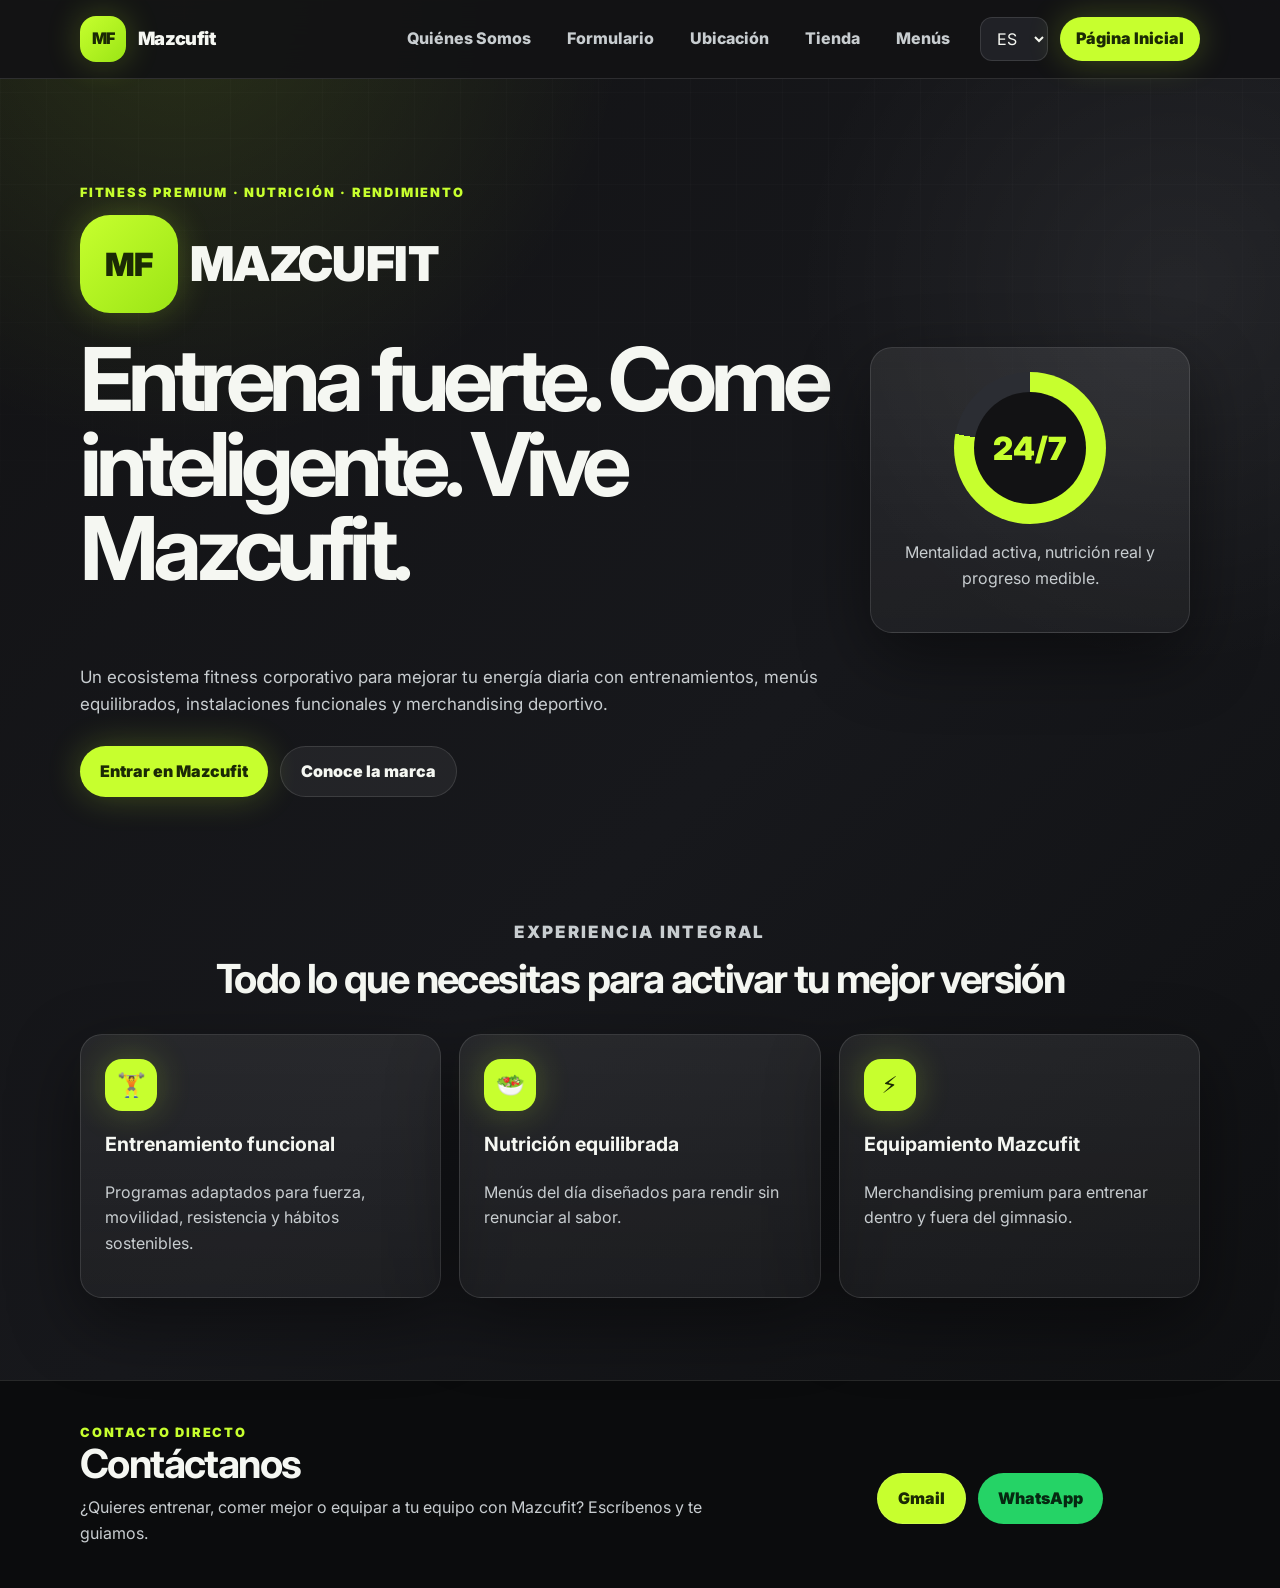
<file: index.html>
<!DOCTYPE html>
<html lang="es">
<head>
  <meta charset="UTF-8">
  <meta name="viewport" content="width=device-width, initial-scale=1.0">
  <meta name="description" content="Mazcufit: experiencia fitness premium con entrenamiento, nutrición, tienda e instalaciones.">
  <title>Mazcufit | Fitness premium y nutrición deportiva</title>
  <link rel="preconnect" href="https://fonts.googleapis.com">
  <link rel="preconnect" href="https://fonts.gstatic.com" crossorigin>
  <link href="https://fonts.googleapis.com/css2?family=Inter:wght@400;500;600;700;800;900&display=swap" rel="stylesheet">
  <link rel="stylesheet" href="style.css">
</head>
<body class="home-page">
  <header class="site-header">
    <nav class="navbar" aria-label="Navegación principal">
      <a class="brand" href="index.html" aria-label="Ir a la página inicial de Mazcufit">
        <span class="brand__mark">MF</span>
        <span class="brand__text" data-i18n="brandName">Mazcufit</span>
      </a>
      <button class="nav-toggle" type="button" aria-label="Abrir menú" aria-controls="primary-menu" aria-expanded="false">
        <span></span>
        <span></span>
        <span></span>
      </button>
      <div class="nav-panel" id="primary-menu">
        <ul class="nav-links">
          <li><a href="nosotros.html" data-nav="nosotros.html" data-i18n="navAbout">Quiénes Somos</a></li>
          <li><a href="registro.html" data-nav="registro.html" data-i18n="navAdmission">Formulario</a></li>
          <li><a href="ubicacion.html" data-nav="ubicacion.html" data-i18n="navLocation">Ubicación</a></li>
          <li><a href="tienda.html" data-nav="tienda.html" data-i18n="navShop">Tienda</a></li>
          <li><a href="menus.html" data-nav="menus.html" data-i18n="navMenus">Menús</a></li>
        </ul>
        <div class="nav-actions">
          <label class="language-switcher" for="languageSelect">
            <span class="sr-only" data-i18n="languageLabel">Idioma</span>
            <select id="languageSelect" aria-label="Seleccionar idioma">
              <option value="es">ES</option>
              <option value="en">EN</option>
            </select>
          </label>
          <a class="btn btn--accent btn--small" href="index.html" data-nav="index.html" data-i18n="navHomeButton">Página Inicial</a>
        </div>
      </div>
    </nav>
  </header>

  <main>
    <section class="hero page-section" aria-labelledby="home-title">
      <div class="hero__content">
        <p class="eyebrow" data-i18n="heroEyebrow">Fitness premium · nutrición · rendimiento</p>
        <div class="hero__logo" aria-label="Logotipo grande de Mazcufit">
          <span class="hero__logo-mark">MF</span>
          <span class="hero__logo-text" data-i18n="brandName">Mazcufit</span>
        </div>
        <h1 id="home-title" data-i18n="heroTitle">Entrena fuerte. Come inteligente. Vive Mazcufit.</h1>
        <p class="hero__lead" data-i18n="heroLead">Un ecosistema fitness corporativo para mejorar tu energía diaria con entrenamientos, menús equilibrados, instalaciones funcionales y merchandising deportivo.</p>
        <div class="hero__buttons">
          <a class="btn btn--accent" href="registro.html" data-i18n="heroPrimary">Entrar en Mazcufit</a>
          <a class="btn btn--ghost" href="nosotros.html" data-i18n="heroSecondary">Conoce la marca</a>
        </div>
      </div>
      <aside class="hero__card" aria-label="Métrica destacada">
        <div class="performance-ring"><span>24/7</span></div>
        <p data-i18n="heroMetric">Mentalidad activa, nutrición real y progreso medible.</p>
      </aside>
    </section>

    <section class="page-section compact-section" aria-labelledby="home-services-title">
      <div class="section__header">
        <p class="eyebrow" data-i18n="homeServicesEyebrow">Experiencia integral</p>
        <h2 id="home-services-title" data-i18n="homeServicesTitle">Todo lo que necesitas para activar tu mejor versión</h2>
      </div>
      <div class="cards-grid cards-grid--three">
        <article class="feature-card">
          <span class="feature-card__icon">🏋️</span>
          <h3 data-i18n="homeCardTrainingTitle">Entrenamiento funcional</h3>
          <p data-i18n="homeCardTrainingText">Programas adaptados para fuerza, movilidad, resistencia y hábitos sostenibles.</p>
        </article>
        <article class="feature-card">
          <span class="feature-card__icon">🥗</span>
          <h3 data-i18n="homeCardNutritionTitle">Nutrición equilibrada</h3>
          <p data-i18n="homeCardNutritionText">Menús del día diseñados para rendir sin renunciar al sabor.</p>
        </article>
        <article class="feature-card">
          <span class="feature-card__icon">⚡</span>
          <h3 data-i18n="homeCardGearTitle">Equipamiento Mazcufit</h3>
          <p data-i18n="homeCardGearText">Merchandising premium para entrenar dentro y fuera del gimnasio.</p>
        </article>
      </div>
    </section>
  </main>

  <footer class="site-footer" aria-labelledby="footer-title">
    <div>
      <p class="eyebrow" data-i18n="contactEyebrow">Contacto directo</p>
      <h2 id="footer-title" data-i18n="contactTitle">Contáctanos</h2>
      <p data-i18n="contactText">¿Quieres entrenar, comer mejor o equipar a tu equipo con Mazcufit? Escríbenos y te guiamos.</p>
    </div>
    <div class="contact-actions">
      <a class="btn btn--light" href="mailto:tu-correo@gmail.com" data-i18n="contactGmail">Gmail</a>
      <a class="btn btn--whatsapp" href="https://wa.me/34600000000" target="_blank" rel="noopener noreferrer" data-i18n="contactWhatsapp">WhatsApp</a>
    </div>
  </footer>

  <script src="script.js"></script>
</body>
</html>
</file>
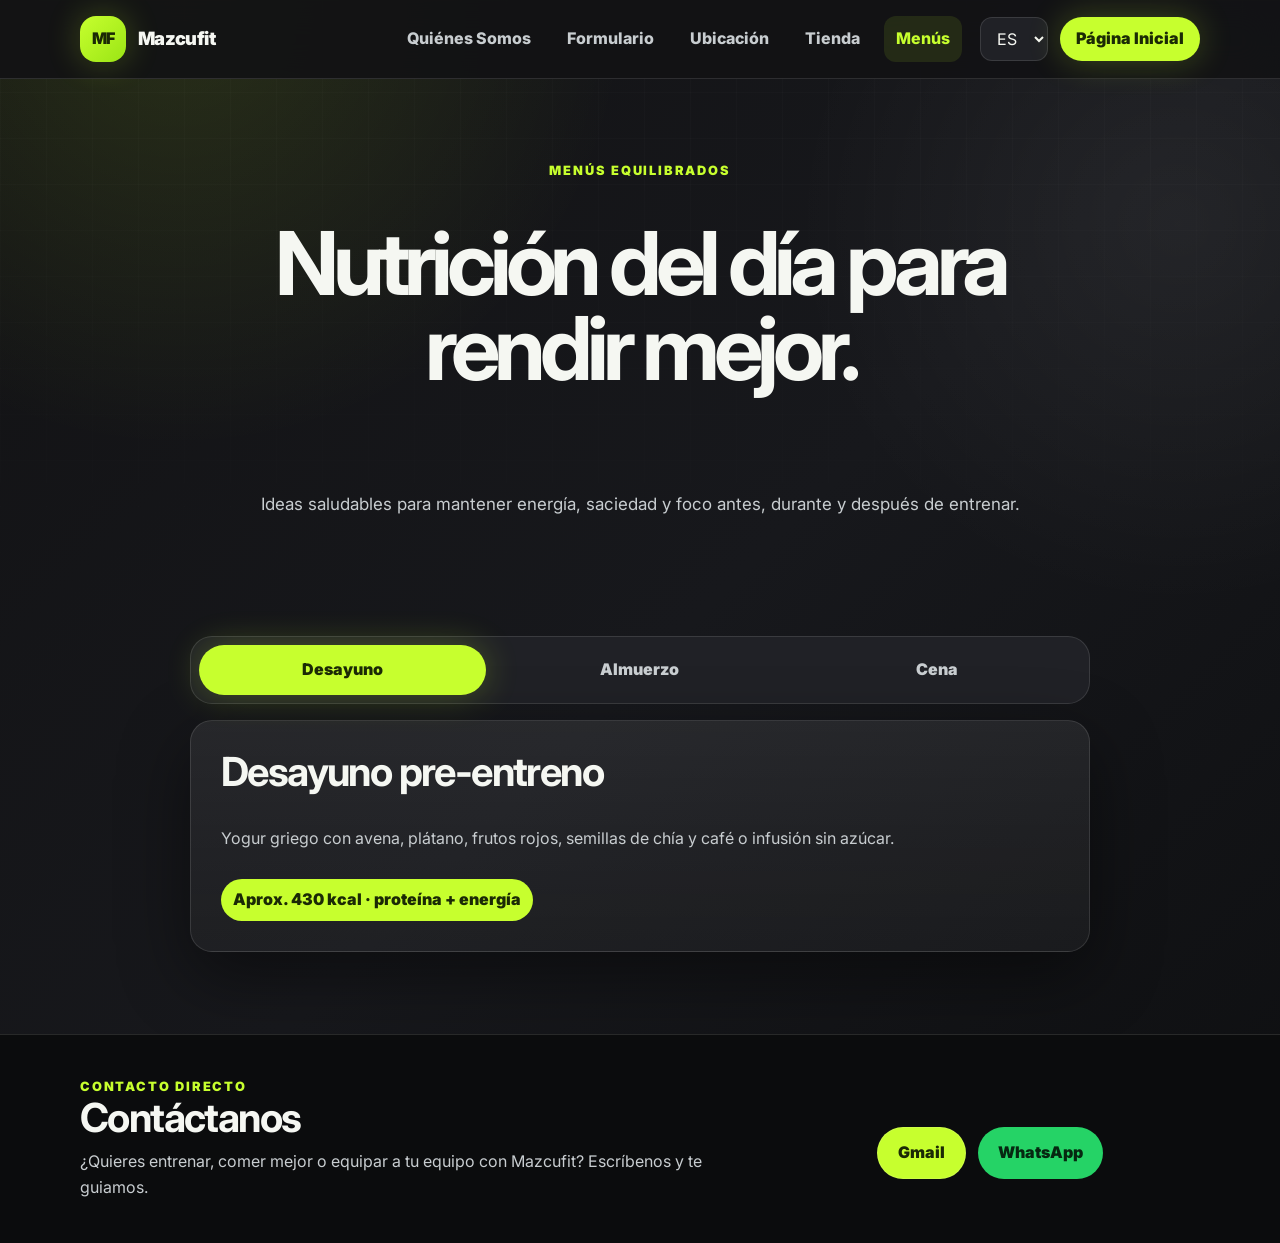
<file: menus.html>
<!DOCTYPE html>
<html lang="es">
<head>
  <meta charset="UTF-8">
  <meta name="viewport" content="width=device-width, initial-scale=1.0">
  <meta name="description" content="Menús equilibrados del día para rendimiento fitness Mazcufit.">
  <title>Menús Equilibrados del Día | Mazcufit</title>
  <link rel="preconnect" href="https://fonts.googleapis.com">
  <link rel="preconnect" href="https://fonts.gstatic.com" crossorigin>
  <link href="https://fonts.googleapis.com/css2?family=Inter:wght@400;500;600;700;800;900&display=swap" rel="stylesheet">
  <link rel="stylesheet" href="style.css">
</head>
<body>
  <header class="site-header">
    <nav class="navbar" aria-label="Navegación principal">
      <a class="brand" href="index.html" aria-label="Ir a la página inicial de Mazcufit">
        <span class="brand__mark">MF</span>
        <span class="brand__text" data-i18n="brandName">Mazcufit</span>
      </a>
      <button class="nav-toggle" type="button" aria-label="Abrir menú" aria-controls="primary-menu" aria-expanded="false">
        <span></span>
        <span></span>
        <span></span>
      </button>
      <div class="nav-panel" id="primary-menu">
        <ul class="nav-links">
          <li><a href="nosotros.html" data-nav="nosotros.html" data-i18n="navAbout">Quiénes Somos</a></li>
          <li><a href="registro.html" data-nav="registro.html" data-i18n="navAdmission">Formulario</a></li>
          <li><a href="ubicacion.html" data-nav="ubicacion.html" data-i18n="navLocation">Ubicación</a></li>
          <li><a href="tienda.html" data-nav="tienda.html" data-i18n="navShop">Tienda</a></li>
          <li><a href="menus.html" data-nav="menus.html" data-i18n="navMenus">Menús</a></li>
        </ul>
        <div class="nav-actions">
          <label class="language-switcher" for="languageSelect">
            <span class="sr-only" data-i18n="languageLabel">Idioma</span>
            <select id="languageSelect" aria-label="Seleccionar idioma">
              <option value="es">ES</option>
              <option value="en">EN</option>
            </select>
          </label>
          <a class="btn btn--accent btn--small" href="index.html" data-nav="index.html" data-i18n="navHomeButton">Página Inicial</a>
        </div>
      </div>
    </nav>
  </header>

  <main>
    <section class="page-section page-hero" aria-labelledby="menus-title">
      <p class="eyebrow" data-i18n="menusEyebrow">Menús equilibrados</p>
      <h1 id="menus-title" data-i18n="menusTitle">Nutrición del día para rendir mejor.</h1>
      <p class="page-hero__lead" data-i18n="menusIntro">Ideas saludables para mantener energía, saciedad y foco antes, durante y después de entrenar.</p>
    </section>

    <section class="page-section compact-section">
      <div class="tabs" data-tabs>
        <div class="tab-list" role="tablist" aria-label="Menús del día">
          <button class="tab-button is-active" type="button" role="tab" aria-selected="true" aria-controls="breakfast-panel" id="breakfast-tab" data-tab="breakfast" data-i18n="tabBreakfast">Desayuno</button>
          <button class="tab-button" type="button" role="tab" aria-selected="false" aria-controls="lunch-panel" id="lunch-tab" data-tab="lunch" data-i18n="tabLunch">Almuerzo</button>
          <button class="tab-button" type="button" role="tab" aria-selected="false" aria-controls="dinner-panel" id="dinner-tab" data-tab="dinner" data-i18n="tabDinner">Cena</button>
        </div>
        <article class="menu-panel is-active" id="breakfast-panel" role="tabpanel" aria-labelledby="breakfast-tab" data-panel="breakfast">
          <h2 data-i18n="breakfastTitle">Desayuno pre-entreno</h2>
          <p data-i18n="breakfastText">Yogur griego con avena, plátano, frutos rojos, semillas de chía y café o infusión sin azúcar.</p>
          <span data-i18n="breakfastKcal">Aprox. 430 kcal · proteína + energía</span>
        </article>
        <article class="menu-panel" id="lunch-panel" role="tabpanel" aria-labelledby="lunch-tab" data-panel="lunch" hidden>
          <h2 data-i18n="lunchTitle">Almuerzo de recuperación</h2>
          <p data-i18n="lunchText">Bowl de quinoa, pollo a la plancha, verduras asadas, aguacate y aliño de lima.</p>
          <span data-i18n="lunchKcal">Aprox. 650 kcal · completo y saciante</span>
        </article>
        <article class="menu-panel" id="dinner-panel" role="tabpanel" aria-labelledby="dinner-tab" data-panel="dinner" hidden>
          <h2 data-i18n="dinnerTitle">Cena ligera fitness</h2>
          <p data-i18n="dinnerText">Crema de verduras, salmón al horno con espárragos y una pieza de fruta de temporada.</p>
          <span data-i18n="dinnerKcal">Aprox. 520 kcal · descanso y recuperación</span>
        </article>
      </div>
    </section>
  </main>

  <footer class="site-footer" aria-labelledby="footer-title">
    <div>
      <p class="eyebrow" data-i18n="contactEyebrow">Contacto directo</p>
      <h2 id="footer-title" data-i18n="contactTitle">Contáctanos</h2>
      <p data-i18n="contactText">¿Quieres entrenar, comer mejor o equipar a tu equipo con Mazcufit? Escríbenos y te guiamos.</p>
    </div>
    <div class="contact-actions">
      <a class="btn btn--light" href="mailto:tu-correo@gmail.com" data-i18n="contactGmail">Gmail</a>
      <a class="btn btn--whatsapp" href="https://wa.me/34600000000" target="_blank" rel="noopener noreferrer" data-i18n="contactWhatsapp">WhatsApp</a>
    </div>
  </footer>

  <script src="script.js"></script>
</body>
</html>
</file>
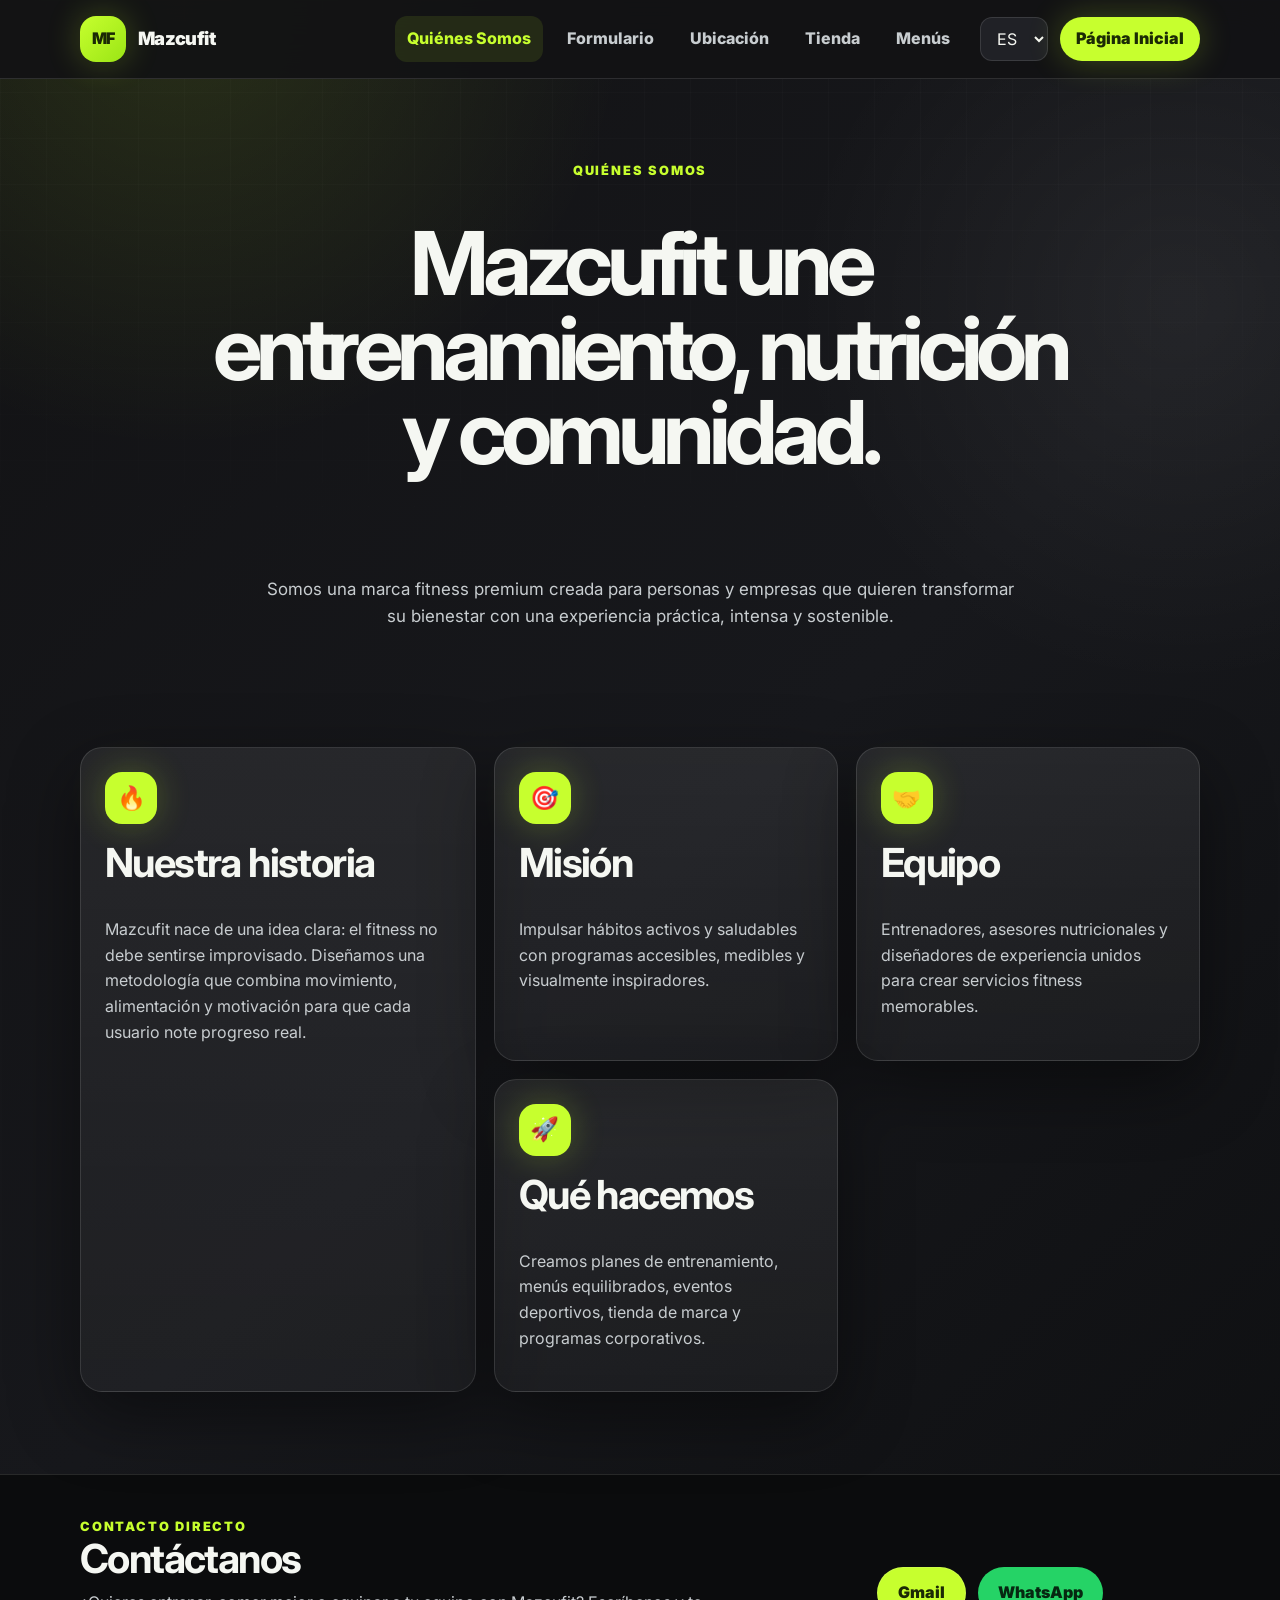
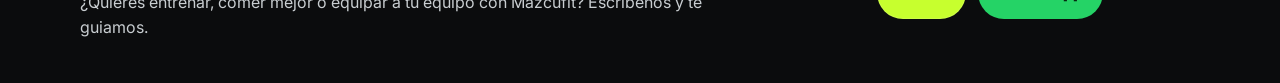
<file: nosotros.html>
<!DOCTYPE html>
<html lang="es">
<head>
  <meta charset="UTF-8">
  <meta name="viewport" content="width=device-width, initial-scale=1.0">
  <meta name="description" content="Conoce la historia, misión y servicios de Mazcufit.">
  <title>Quiénes Somos | Mazcufit</title>
  <link rel="preconnect" href="https://fonts.googleapis.com">
  <link rel="preconnect" href="https://fonts.gstatic.com" crossorigin>
  <link href="https://fonts.googleapis.com/css2?family=Inter:wght@400;500;600;700;800;900&display=swap" rel="stylesheet">
  <link rel="stylesheet" href="style.css">
</head>
<body>
  <header class="site-header">
    <nav class="navbar" aria-label="Navegación principal">
      <a class="brand" href="index.html" aria-label="Ir a la página inicial de Mazcufit">
        <span class="brand__mark">MF</span>
        <span class="brand__text" data-i18n="brandName">Mazcufit</span>
      </a>
      <button class="nav-toggle" type="button" aria-label="Abrir menú" aria-controls="primary-menu" aria-expanded="false">
        <span></span>
        <span></span>
        <span></span>
      </button>
      <div class="nav-panel" id="primary-menu">
        <ul class="nav-links">
          <li><a href="nosotros.html" data-nav="nosotros.html" data-i18n="navAbout">Quiénes Somos</a></li>
          <li><a href="registro.html" data-nav="registro.html" data-i18n="navAdmission">Formulario</a></li>
          <li><a href="ubicacion.html" data-nav="ubicacion.html" data-i18n="navLocation">Ubicación</a></li>
          <li><a href="tienda.html" data-nav="tienda.html" data-i18n="navShop">Tienda</a></li>
          <li><a href="menus.html" data-nav="menus.html" data-i18n="navMenus">Menús</a></li>
        </ul>
        <div class="nav-actions">
          <label class="language-switcher" for="languageSelect">
            <span class="sr-only" data-i18n="languageLabel">Idioma</span>
            <select id="languageSelect" aria-label="Seleccionar idioma">
              <option value="es">ES</option>
              <option value="en">EN</option>
            </select>
          </label>
          <a class="btn btn--accent btn--small" href="index.html" data-nav="index.html" data-i18n="navHomeButton">Página Inicial</a>
        </div>
      </div>
    </nav>
  </header>

  <main>
    <section class="page-section page-hero" aria-labelledby="about-title">
      <p class="eyebrow" data-i18n="aboutEyebrow">Quiénes Somos</p>
      <h1 id="about-title" data-i18n="aboutTitle">Mazcufit une entrenamiento, nutrición y comunidad.</h1>
      <p class="page-hero__lead" data-i18n="aboutIntro">Somos una marca fitness premium creada para personas y empresas que quieren transformar su bienestar con una experiencia práctica, intensa y sostenible.</p>
    </section>

    <section class="page-section compact-section">
      <div class="about-layout">
        <article class="feature-card feature-card--large">
          <span class="feature-card__icon">🔥</span>
          <h2 data-i18n="aboutHistoryTitle">Nuestra historia</h2>
          <p data-i18n="aboutHistoryText">Mazcufit nace de una idea clara: el fitness no debe sentirse improvisado. Diseñamos una metodología que combina movimiento, alimentación y motivación para que cada usuario note progreso real.</p>
        </article>
        <article class="feature-card">
          <span class="feature-card__icon">🎯</span>
          <h2 data-i18n="aboutMissionTitle">Misión</h2>
          <p data-i18n="aboutMissionText">Impulsar hábitos activos y saludables con programas accesibles, medibles y visualmente inspiradores.</p>
        </article>
        <article class="feature-card">
          <span class="feature-card__icon">🤝</span>
          <h2 data-i18n="aboutWhoTitle">Equipo</h2>
          <p data-i18n="aboutWhoText">Entrenadores, asesores nutricionales y diseñadores de experiencia unidos para crear servicios fitness memorables.</p>
        </article>
        <article class="feature-card">
          <span class="feature-card__icon">🚀</span>
          <h2 data-i18n="aboutDoTitle">Qué hacemos</h2>
          <p data-i18n="aboutDoText">Creamos planes de entrenamiento, menús equilibrados, eventos deportivos, tienda de marca y programas corporativos.</p>
        </article>
      </div>
    </section>
  </main>

  <footer class="site-footer" aria-labelledby="footer-title">
    <div>
      <p class="eyebrow" data-i18n="contactEyebrow">Contacto directo</p>
      <h2 id="footer-title" data-i18n="contactTitle">Contáctanos</h2>
      <p data-i18n="contactText">¿Quieres entrenar, comer mejor o equipar a tu equipo con Mazcufit? Escríbenos y te guiamos.</p>
    </div>
    <div class="contact-actions">
      <a class="btn btn--light" href="mailto:tu-correo@gmail.com" data-i18n="contactGmail">Gmail</a>
      <a class="btn btn--whatsapp" href="https://wa.me/34600000000" target="_blank" rel="noopener noreferrer" data-i18n="contactWhatsapp">WhatsApp</a>
    </div>
  </footer>

  <script src="script.js"></script>
</body>
</html>
</file>
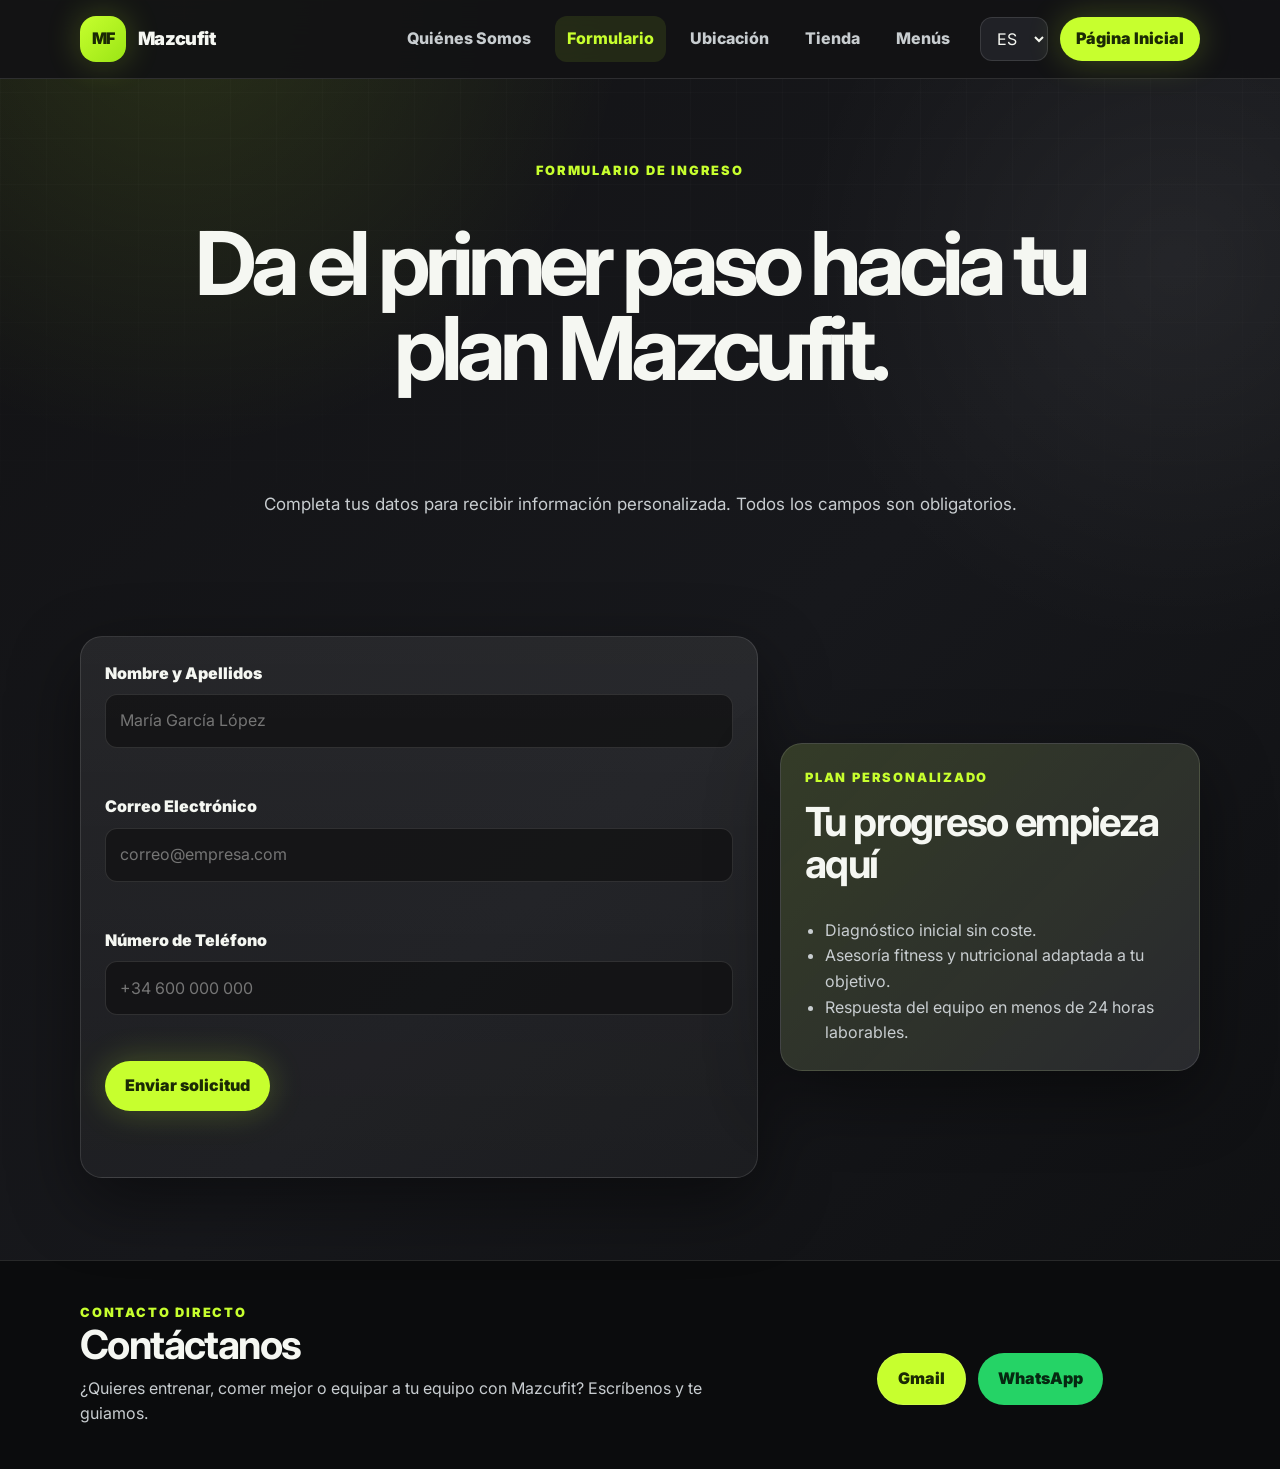
<file: registro.html>
<!DOCTYPE html>
<html lang="es">
<head>
  <meta charset="UTF-8">
  <meta name="viewport" content="width=device-width, initial-scale=1.0">
  <meta name="description" content="Formulario de ingreso para recibir información personalizada de Mazcufit.">
  <title>Formulario de Ingreso | Mazcufit</title>
  <link rel="preconnect" href="https://fonts.googleapis.com">
  <link rel="preconnect" href="https://fonts.gstatic.com" crossorigin>
  <link href="https://fonts.googleapis.com/css2?family=Inter:wght@400;500;600;700;800;900&display=swap" rel="stylesheet">
  <link rel="stylesheet" href="style.css">
</head>
<body>
  <header class="site-header">
    <nav class="navbar" aria-label="Navegación principal">
      <a class="brand" href="index.html" aria-label="Ir a la página inicial de Mazcufit">
        <span class="brand__mark">MF</span>
        <span class="brand__text" data-i18n="brandName">Mazcufit</span>
      </a>
      <button class="nav-toggle" type="button" aria-label="Abrir menú" aria-controls="primary-menu" aria-expanded="false">
        <span></span>
        <span></span>
        <span></span>
      </button>
      <div class="nav-panel" id="primary-menu">
        <ul class="nav-links">
          <li><a href="nosotros.html" data-nav="nosotros.html" data-i18n="navAbout">Quiénes Somos</a></li>
          <li><a href="registro.html" data-nav="registro.html" data-i18n="navAdmission">Formulario</a></li>
          <li><a href="ubicacion.html" data-nav="ubicacion.html" data-i18n="navLocation">Ubicación</a></li>
          <li><a href="tienda.html" data-nav="tienda.html" data-i18n="navShop">Tienda</a></li>
          <li><a href="menus.html" data-nav="menus.html" data-i18n="navMenus">Menús</a></li>
        </ul>
        <div class="nav-actions">
          <label class="language-switcher" for="languageSelect">
            <span class="sr-only" data-i18n="languageLabel">Idioma</span>
            <select id="languageSelect" aria-label="Seleccionar idioma">
              <option value="es">ES</option>
              <option value="en">EN</option>
            </select>
          </label>
          <a class="btn btn--accent btn--small" href="index.html" data-nav="index.html" data-i18n="navHomeButton">Página Inicial</a>
        </div>
      </div>
    </nav>
  </header>

  <main>
    <section class="page-section page-hero" aria-labelledby="admission-title">
      <p class="eyebrow" data-i18n="admissionEyebrow">Formulario de ingreso</p>
      <h1 id="admission-title" data-i18n="admissionTitle">Da el primer paso hacia tu plan Mazcufit.</h1>
      <p class="page-hero__lead" data-i18n="admissionIntro">Completa tus datos para recibir información personalizada. Todos los campos son obligatorios.</p>
    </section>

    <section class="page-section compact-section">
      <div class="form-layout">
        <form class="admission-form" id="admissionForm" novalidate>
          <div class="form-field">
            <label for="fullName" data-i18n="formName">Nombre y Apellidos</label>
            <input type="text" id="fullName" name="fullName" autocomplete="name" required minlength="3" placeholder="María García López" data-i18n-placeholder="formNamePlaceholder">
            <small class="error-message" data-error-for="fullName"></small>
          </div>
          <div class="form-field">
            <label for="email" data-i18n="formEmail">Correo Electrónico</label>
            <input type="email" id="email" name="email" autocomplete="email" required placeholder="correo@empresa.com" data-i18n-placeholder="formEmailPlaceholder">
            <small class="error-message" data-error-for="email"></small>
          </div>
          <div class="form-field">
            <label for="phone" data-i18n="formPhone">Número de Teléfono</label>
            <input type="tel" id="phone" name="phone" autocomplete="tel" required pattern="^[0-9+()\s-]{7,20}$" placeholder="+34 600 000 000" data-i18n-placeholder="formPhonePlaceholder">
            <small class="error-message" data-error-for="phone"></small>
          </div>
          <button class="btn btn--accent" type="submit" data-i18n="formSubmit">Enviar solicitud</button>
          <p class="form-status" id="formStatus" role="status" aria-live="polite"></p>
        </form>
        <aside class="form-aside">
          <p class="eyebrow" data-i18n="formAsideEyebrow">Plan personalizado</p>
          <h2 data-i18n="formAsideTitle">Tu progreso empieza aquí</h2>
          <ul>
            <li data-i18n="formBenefit1">Diagnóstico inicial sin coste.</li>
            <li data-i18n="formBenefit2">Asesoría fitness y nutricional adaptada a tu objetivo.</li>
            <li data-i18n="formBenefit3">Respuesta del equipo en menos de 24 horas laborables.</li>
          </ul>
        </aside>
      </div>
    </section>
  </main>

  <footer class="site-footer" aria-labelledby="footer-title">
    <div>
      <p class="eyebrow" data-i18n="contactEyebrow">Contacto directo</p>
      <h2 id="footer-title" data-i18n="contactTitle">Contáctanos</h2>
      <p data-i18n="contactText">¿Quieres entrenar, comer mejor o equipar a tu equipo con Mazcufit? Escríbenos y te guiamos.</p>
    </div>
    <div class="contact-actions">
      <a class="btn btn--light" href="mailto:tu-correo@gmail.com" data-i18n="contactGmail">Gmail</a>
      <a class="btn btn--whatsapp" href="https://wa.me/34600000000" target="_blank" rel="noopener noreferrer" data-i18n="contactWhatsapp">WhatsApp</a>
    </div>
  </footer>

  <script src="script.js"></script>
</body>
</html>
</file>
<file: style.css>
:root {
  --color-bg: #121214;
  --color-bg-elevated: #18191d;
  --color-surface: #202126;
  --color-surface-soft: #2b2d33;
  --color-text: #f5f7f2;
  --color-text-soft: #c8cdd0;
  --color-muted: #8b9299;
  --color-border: rgba(245, 247, 242, 0.12);
  --color-accent: #c7ff2e;
  --color-accent-strong: #9be515;
  --color-accent-dark: #1b2a05;
  --color-whatsapp: #25d366;
  --shadow-soft: 0 24px 70px rgba(0, 0, 0, 0.45);
  --shadow-glow: 0 0 34px rgba(199, 255, 46, 0.24);
  --radius-sm: 12px;
  --radius-md: 22px;
  --radius-lg: 34px;
  --container: min(1120px, calc(100% - 32px));
  --header-height: 78px;
}

* {
  box-sizing: border-box;
}

html {
  scroll-behavior: smooth;
}

body {
  min-height: 100vh;
  margin: 0;
  color: var(--color-text);
  font-family: "Inter", system-ui, -apple-system, BlinkMacSystemFont, "Segoe UI", sans-serif;
  line-height: 1.6;
  background:
    radial-gradient(circle at 14% 0%, rgba(199, 255, 46, 0.12), transparent 28rem),
    radial-gradient(circle at 92% 18%, rgba(255, 255, 255, 0.06), transparent 24rem),
    linear-gradient(135deg, #121214 0%, #17181c 52%, #0e0f11 100%);
}

body::before {
  position: fixed;
  inset: 0;
  z-index: -1;
  pointer-events: none;
  content: "";
  background-image:
    linear-gradient(rgba(255, 255, 255, 0.025) 1px, transparent 1px),
    linear-gradient(90deg, rgba(255, 255, 255, 0.025) 1px, transparent 1px);
  background-size: 46px 46px;
  mask-image: linear-gradient(to bottom, rgba(0, 0, 0, 0.8), transparent 78%);
}

img {
  display: block;
  max-width: 100%;
}

a {
  color: inherit;
  text-decoration: none;
}

button,
input,
select {
  font: inherit;
}

.sr-only {
  position: absolute;
  width: 1px;
  height: 1px;
  padding: 0;
  margin: -1px;
  overflow: hidden;
  clip: rect(0, 0, 0, 0);
  white-space: nowrap;
  border: 0;
}

.site-header {
  position: sticky;
  top: 0;
  z-index: 1000;
  background: rgba(18, 18, 20, 0.9);
  border-bottom: 1px solid var(--color-border);
  backdrop-filter: blur(18px);
}

.navbar {
  width: var(--container);
  min-height: var(--header-height);
  margin: 0 auto;
  display: flex;
  align-items: center;
  justify-content: space-between;
  gap: 18px;
}

.brand,
.hero__logo {
  display: inline-flex;
  align-items: center;
  gap: 12px;
  color: var(--color-text);
  font-weight: 900;
  letter-spacing: -0.04em;
}

.brand__mark,
.hero__logo-mark {
  display: grid;
  place-items: center;
  width: 46px;
  height: 46px;
  color: var(--color-accent-dark);
  background: linear-gradient(135deg, var(--color-accent), var(--color-accent-strong));
  border-radius: 16px;
  box-shadow: var(--shadow-glow);
}

.brand__text {
  font-size: 1.15rem;
}

.nav-toggle {
  display: inline-flex;
  flex-direction: column;
  justify-content: center;
  gap: 5px;
  width: 46px;
  height: 46px;
  background: var(--color-surface);
  border: 1px solid var(--color-border);
  border-radius: var(--radius-sm);
  cursor: pointer;
}

.nav-toggle span {
  width: 20px;
  height: 2px;
  margin: 0 auto;
  background: var(--color-accent);
  transition: transform 0.2s ease, opacity 0.2s ease;
}

.nav-toggle.is-open span:nth-child(1) {
  transform: translateY(7px) rotate(45deg);
}

.nav-toggle.is-open span:nth-child(2) {
  opacity: 0;
}

.nav-toggle.is-open span:nth-child(3) {
  transform: translateY(-7px) rotate(-45deg);
}

.nav-panel {
  position: absolute;
  top: var(--header-height);
  left: 16px;
  right: 16px;
  display: none;
  padding: 18px;
  background: rgba(24, 25, 29, 0.98);
  border: 1px solid var(--color-border);
  border-radius: var(--radius-md);
  box-shadow: var(--shadow-soft);
}

.nav-panel.is-open {
  display: block;
}

.nav-links,
.nav-actions {
  display: flex;
  flex-direction: column;
  gap: 12px;
  align-items: stretch;
  padding: 0;
  margin: 0;
  list-style: none;
}

.nav-links a {
  display: block;
  padding: 10px 12px;
  color: var(--color-text-soft);
  font-weight: 800;
  border-radius: var(--radius-sm);
}

.nav-links a:hover,
.nav-links a:focus-visible,
.nav-links a.is-active {
  color: var(--color-accent);
  background: rgba(199, 255, 46, 0.1);
}

.nav-actions {
  margin-top: 14px;
}

.language-switcher select {
  width: 100%;
  padding: 10px 12px;
  color: var(--color-text);
  background: var(--color-surface);
  border: 1px solid var(--color-border);
  border-radius: var(--radius-sm);
  cursor: pointer;
}

.page-section {
  width: var(--container);
  margin: 0 auto;
  padding: 82px 0;
}

.compact-section {
  padding-top: 18px;
}

.hero,
.page-hero {
  min-height: calc(100vh - var(--header-height));
  display: grid;
  grid-template-columns: 1fr;
  gap: 28px;
  align-items: center;
}

.page-hero {
  min-height: 420px;
  align-content: center;
  text-align: center;
}

.hero__content {
  text-align: center;
}

.eyebrow {
  margin: 0 0 12px;
  color: var(--color-accent);
  font-size: 0.8rem;
  font-weight: 900;
  letter-spacing: 0.14em;
  text-transform: uppercase;
}

.hero__logo {
  justify-content: center;
  margin: 0 auto 24px;
}

.hero__logo-mark {
  width: 98px;
  height: 98px;
  border-radius: 30px;
  font-size: 2rem;
}

.hero__logo-text {
  font-size: clamp(1.8rem, 7vw, 3rem);
  text-transform: uppercase;
}

h1,
h2,
h3,
p {
  margin-top: 0;
}

h1 {
  max-width: 900px;
  margin-inline: auto;
  color: var(--color-text);
  font-size: clamp(2.45rem, 9vw, 5.5rem);
  line-height: 0.96;
  letter-spacing: -0.07em;
}

h2 {
  color: var(--color-text);
  font-size: clamp(1.55rem, 4vw, 2.5rem);
  line-height: 1.05;
  letter-spacing: -0.04em;
}

h3 {
  color: var(--color-text);
  font-size: 1.22rem;
}

.hero__lead,
.page-hero__lead,
.section__header p {
  max-width: 760px;
  margin-inline: auto;
  color: var(--color-text-soft);
  font-size: 1.06rem;
}

.hero__buttons,
.contact-actions {
  display: flex;
  flex-wrap: wrap;
  justify-content: center;
  gap: 12px;
  margin-top: 28px;
}

.btn {
  display: inline-flex;
  align-items: center;
  justify-content: center;
  min-height: 48px;
  padding: 12px 20px;
  border: 0;
  border-radius: 999px;
  font-weight: 900;
  cursor: pointer;
  transition: transform 0.2s ease, box-shadow 0.2s ease, background-color 0.2s ease, color 0.2s ease;
}

.btn:hover,
.btn:focus-visible {
  transform: translateY(-2px);
}

.btn--accent {
  color: var(--color-accent-dark);
  background: var(--color-accent);
  box-shadow: var(--shadow-glow);
}

.btn--accent:hover,
.btn--accent:focus-visible {
  background: var(--color-accent-strong);
}

.btn--ghost,
.btn--light {
  color: var(--color-text);
  background: rgba(255, 255, 255, 0.06);
  border: 1px solid var(--color-border);
}

.btn--light {
  color: var(--color-accent-dark);
  background: var(--color-accent);
}

.btn--whatsapp {
  color: #062811;
  background: var(--color-whatsapp);
}

.btn--small {
  min-height: 42px;
  padding: 9px 16px;
}

.btn--full {
  width: 100%;
}

.hero__card,
.feature-card,
.admission-form,
.form-aside,
.map-card,
.product-card,
.menu-panel {
  background: linear-gradient(180deg, rgba(255, 255, 255, 0.075), rgba(255, 255, 255, 0.035));
  border: 1px solid var(--color-border);
  border-radius: var(--radius-md);
  box-shadow: var(--shadow-soft);
}

.hero__card {
  max-width: 320px;
  padding: 24px;
  margin: 0 auto;
  text-align: center;
}

.performance-ring {
  display: grid;
  place-items: center;
  width: 152px;
  height: 152px;
  margin: 0 auto 16px;
  background: conic-gradient(var(--color-accent) 0 78%, var(--color-surface-soft) 78% 100%);
  border-radius: 50%;
}

.performance-ring span {
  display: grid;
  place-items: center;
  width: 112px;
  height: 112px;
  color: var(--color-accent);
  background: var(--color-bg);
  border-radius: 50%;
  font-size: 2rem;
  font-weight: 900;
}

.section__header {
  margin-bottom: 34px;
  text-align: center;
}

.cards-grid,
.about-layout,
.products-grid,
.gallery-grid {
  display: grid;
  grid-template-columns: 1fr;
  gap: 18px;
}

.feature-card {
  padding: 24px;
}

.feature-card p,
.hero__card p,
.product-card p,
.menu-panel p {
  color: var(--color-text-soft);
}

.feature-card__icon {
  display: inline-grid;
  place-items: center;
  width: 52px;
  height: 52px;
  margin-bottom: 18px;
  color: var(--color-accent-dark);
  background: var(--color-accent);
  border-radius: 17px;
  font-size: 1.45rem;
  box-shadow: var(--shadow-glow);
}

.form-layout,
.location-grid {
  display: grid;
  grid-template-columns: 1fr;
  gap: 22px;
}

.admission-form,
.form-aside {
  padding: 24px;
}

.form-field {
  margin-bottom: 18px;
}

.form-field label {
  display: block;
  margin-bottom: 8px;
  color: var(--color-text);
  font-weight: 900;
}

.form-field input {
  width: 100%;
  min-height: 54px;
  padding: 12px 14px;
  color: var(--color-text);
  background: rgba(18, 18, 20, 0.78);
  border: 1px solid var(--color-border);
  border-radius: var(--radius-sm);
  outline: none;
}

.form-field input:focus {
  border-color: var(--color-accent);
  box-shadow: 0 0 0 4px rgba(199, 255, 46, 0.15);
}

.form-field input.is-invalid {
  border-color: #ff6b6b;
}

.error-message,
.form-status,
.cart-feedback {
  display: block;
  min-height: 22px;
  margin-top: 6px;
  color: #ff8f8f;
  font-size: 0.9rem;
  font-weight: 800;
}

.form-status.is-success,
.cart-feedback.is-success {
  color: var(--color-accent);
}

.form-aside {
  background:
    linear-gradient(135deg, rgba(199, 255, 46, 0.12), rgba(255, 255, 255, 0.04)),
    var(--color-surface);
}

.form-aside ul {
  padding-left: 20px;
  margin-bottom: 0;
  color: var(--color-text-soft);
}

.map-card {
  overflow: hidden;
  min-height: 360px;
}

.map-card iframe {
  width: 100%;
  height: 100%;
  min-height: 360px;
  border: 0;
  filter: grayscale(0.2) contrast(1.08);
}

.gallery-item {
  position: relative;
  min-height: 220px;
  margin: 0;
  overflow: hidden;
  border: 1px solid var(--color-border);
  border-radius: var(--radius-md);
  box-shadow: var(--shadow-soft);
}

.gallery-item img,
.product-card img {
  width: 100%;
  height: 100%;
  object-fit: cover;
}

.gallery-item::after,
.product-card::after {
  position: absolute;
  inset: 0;
  pointer-events: none;
  content: "";
  background: linear-gradient(180deg, transparent 45%, rgba(0, 0, 0, 0.62));
}

.gallery-item figcaption {
  position: absolute;
  left: 14px;
  bottom: 14px;
  z-index: 1;
  padding: 8px 12px;
  color: var(--color-accent-dark);
  background: var(--color-accent);
  border-radius: 999px;
  font-weight: 900;
}

.product-card {
  position: relative;
  overflow: hidden;
}

.product-card img {
  height: 250px;
}

.product-card__body {
  position: relative;
  z-index: 1;
  padding: 22px;
}

.price {
  color: var(--color-accent);
  font-size: 1.35rem;
  font-weight: 900;
}

.tabs {
  max-width: 900px;
  margin: 0 auto;
}

.tab-list {
  display: grid;
  grid-template-columns: 1fr;
  gap: 10px;
  margin-bottom: 16px;
  padding: 8px;
  background: var(--color-surface);
  border: 1px solid var(--color-border);
  border-radius: var(--radius-md);
}

.tab-button {
  min-height: 50px;
  color: var(--color-text-soft);
  background: transparent;
  border: 0;
  border-radius: 999px;
  font-weight: 900;
  cursor: pointer;
}

.tab-button.is-active {
  color: var(--color-accent-dark);
  background: var(--color-accent);
  box-shadow: var(--shadow-glow);
}

.menu-panel {
  padding: 30px;
}

.menu-panel span {
  display: inline-flex;
  margin-top: 12px;
  padding: 8px 12px;
  color: var(--color-accent-dark);
  background: var(--color-accent);
  border-radius: 999px;
  font-weight: 900;
}

.site-footer {
  display: grid;
  gap: 20px;
  padding: 42px max(16px, calc((100% - 1120px) / 2));
  color: var(--color-text-soft);
  background: #0b0c0d;
  border-top: 1px solid var(--color-border);
}

.site-footer h2 {
  margin-bottom: 10px;
  color: var(--color-text);
}

.site-footer p {
  max-width: 650px;
  margin-bottom: 0;
}

@media (min-width: 720px) {
  .cards-grid,
  .about-layout,
  .products-grid {
    grid-template-columns: repeat(2, minmax(0, 1fr));
  }

  .cards-grid--three .feature-card:last-child,
  .feature-card--large {
    grid-column: span 2;
  }

  .form-layout,
  .site-footer {
    grid-template-columns: 1fr minmax(280px, 420px);
    align-items: center;
  }

  .gallery-grid {
    grid-template-columns: repeat(2, minmax(0, 1fr));
  }

  .gallery-item--tall {
    grid-row: span 2;
  }

  .tab-list {
    grid-template-columns: repeat(3, 1fr);
  }
}

@media (min-width: 980px) {
  .nav-toggle {
    display: none;
  }

  .nav-panel {
    position: static;
    display: flex;
    align-items: center;
    gap: 18px;
    padding: 0;
    background: transparent;
    border: 0;
    box-shadow: none;
  }

  .nav-links,
  .nav-actions {
    flex-direction: row;
    align-items: center;
  }

  .nav-actions {
    margin-top: 0;
  }

  .language-switcher select {
    width: auto;
  }

  .hero {
    grid-template-columns: minmax(0, 1fr) 340px;
    text-align: left;
  }

  .hero__content,
  .hero__content h1,
  .hero__lead {
    margin-inline: 0;
    text-align: left;
  }

  .hero__logo,
  .hero__buttons {
    justify-content: flex-start;
  }

  .cards-grid--three,
  .products-grid {
    grid-template-columns: repeat(3, minmax(0, 1fr));
  }

  .cards-grid--three .feature-card:last-child {
    grid-column: span 1;
  }

  .about-layout {
    grid-template-columns: 1.15fr 1fr 1fr;
  }

  .feature-card--large {
    grid-row: span 2;
    grid-column: span 1;
  }

  .location-grid {
    grid-template-columns: 0.9fr 1.1fr;
  }
}
</file>
